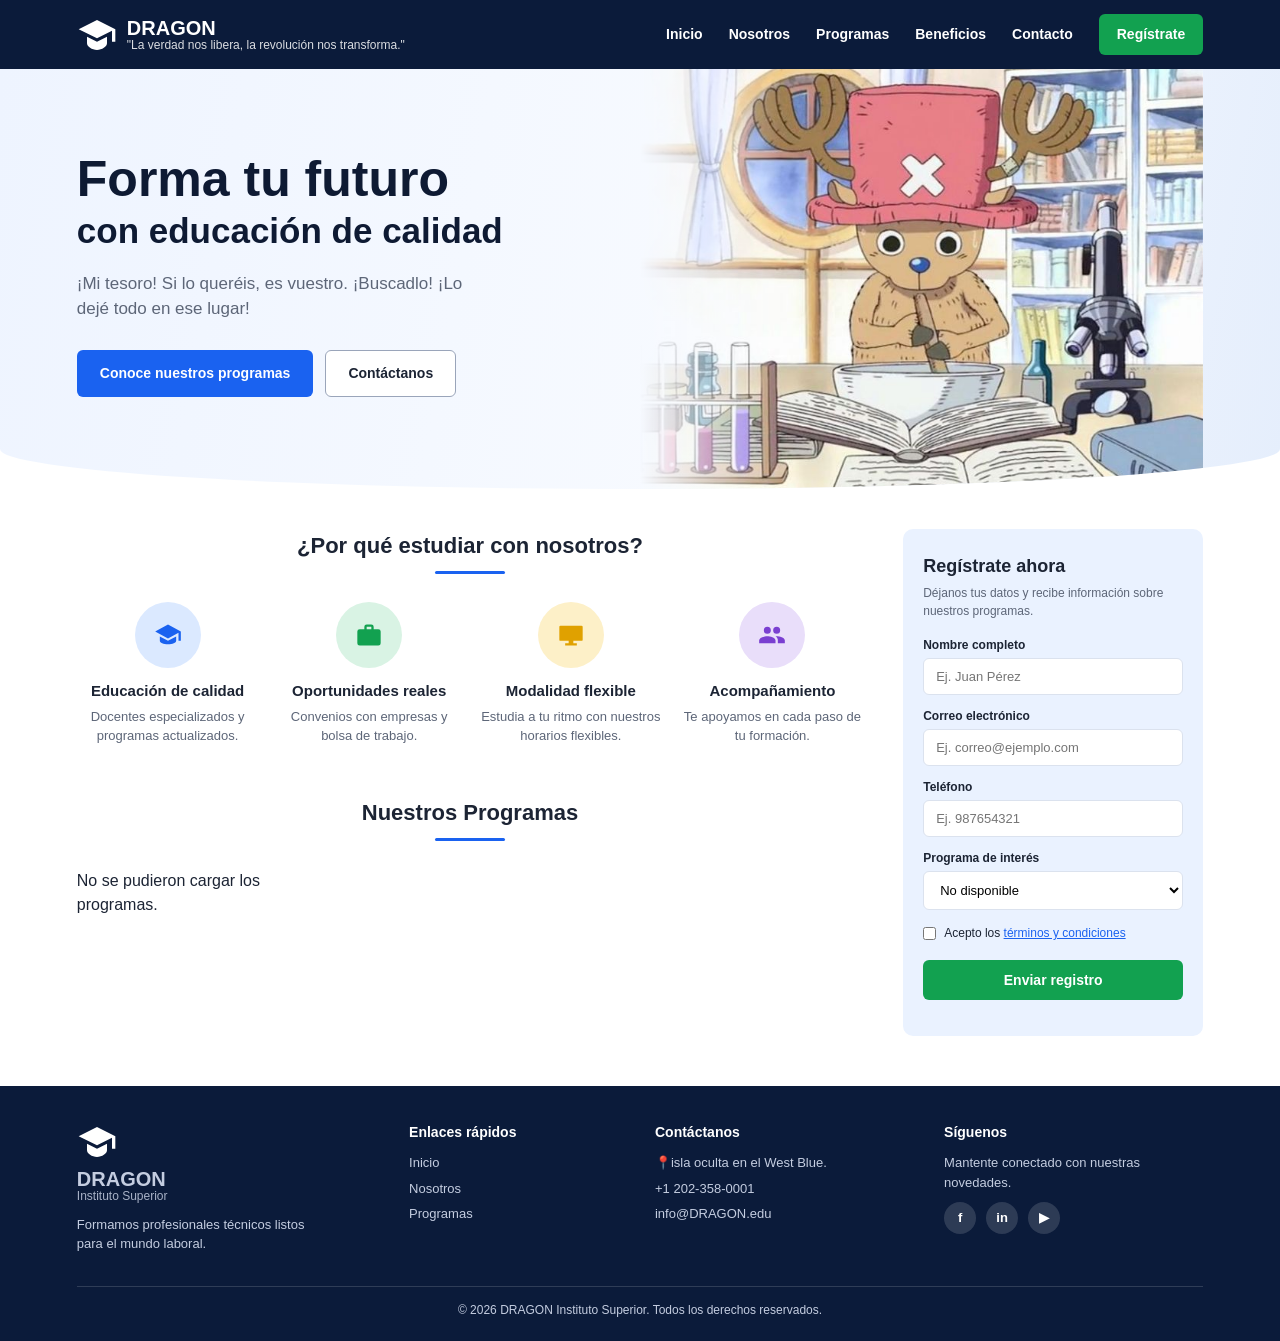
<file: index.html>
<!DOCTYPE html>
<html lang="es">
<head>
    <meta charset="UTF-8">
    <meta name="viewport" content="width=device-width, initial-scale=1.0">
    <title>DRAGON | Instituto Superior</title>
    <link rel="stylesheet" href="estilos.css">
    <script src="script.js" defer></script>
</head>

<body>

<header class="navbar">
    <a href="#inicio" class="logo">
        <svg viewBox="0 0 48 48" width="40" height="40" aria-hidden="true">
            <path d="M24 6 2 17l22 11 18-9v13h4V17z" fill="#fff"/>
            <path d="M12 26v8c0 4 6 8 12 8s12-4 12-8v-8l-12 6z" fill="#fff"/>
        </svg>
        <span><strong>DRAGON</strong><small>"La verdad nos libera, la revolución nos transforma."</small></span>
    </a>

    <nav class="menu" aria-label="Principal">
        <a href="#inicio">Inicio</a>
        <a href="#nosotros">Nosotros</a>
        <a href="#programas">Programas</a>
        <a href="#beneficios">Beneficios</a>
        <a href="#contacto">Contacto</a>
        <a href="#registro" class="btn-registro">Regístrate</a>
    </nav>
</header>

<main>

    <section class="hero" id="inicio">
        <div class="hero-texto">
            <h1>Forma tu futuro <span>con educación de calidad</span></h1>
            <p>¡Mi tesoro! Si lo queréis, es vuestro. ¡Buscadlo! ¡Lo dejé todo en ese lugar!</p>

            <div class="hero-botones">
                <a href="#programas" class="btn btn-azul">Conoce nuestros programas</a>
                <a href="#contacto" class="btn btn-borde">Contáctanos</a>
            </div>
        </div>

        <div class="hero-imagen" role="img" aria-label="Estudiante sonriendo con un cuaderno"></div>
    </section>


    <div class="contenido">

        <div class="principal">

            <section id="nosotros">
                <h2 class="titulo">¿Por qué estudiar con nosotros?</h2>

                <div class="beneficios" id="beneficios">

                    <article>
                        <div class="icono azul">
                            <svg viewBox="0 0 24 24" width="28" height="28" fill="currentColor">
                                <path d="M12 3 1 9l11 6 9-4.9V17h2V9zM5 13.2V17c0 1.7 3.1 3 7 3s7-1.3 7-3v-3.8l-7 3.8z"/>
                            </svg>
                        </div>

                        <h3>Educación de calidad</h3>
                        <p>Docentes especializados y programas actualizados.</p>
                    </article>


                    <article>
                        <div class="icono verde">
                            <svg viewBox="0 0 24 24" width="28" height="28" fill="currentColor">
                                <path d="M10 3h4a2 2 0 0 1 2 2v2h4a2 2 0 0 1 2 2v10a2 2 0 0 1-2 2H4a2 2 0 0 1-2-2V9a2 2 0 0 1 2-2h4V5a2 2 0 0 1 2-2m0 2v2h4V5z"/>
                            </svg>
                        </div>

                        <h3>Oportunidades reales</h3>
                        <p>Convenios con empresas y bolsa de trabajo.</p>
                    </article>


                    <article>
                        <div class="icono amarillo">
                            <svg viewBox="0 0 24 24" width="28" height="28" fill="currentColor">
                                <path d="M3 4h18a1 1 0 0 1 1 1v11a1 1 0 0 1-1 1h-7v2h3v2H7v-2h3v-2H3a1 1 0 0 1-1-1V5a1 1 0 0 1 1-1"/>
                            </svg>
                        </div>

                        <h3>Modalidad flexible</h3>
                        <p>Estudia a tu ritmo con nuestros horarios flexibles.</p>
                    </article>


                    <article>
                        <div class="icono morado">
                            <svg viewBox="0 0 24 24" width="28" height="28" fill="currentColor">
                                <path d="M16 11a3 3 0 1 0-3-3 3 3 0 0 0 3 3M8 11a3 3 0 1 0-3-3 3 3 0 0 0 3 3m0 2c-2.3 0-7 1.2-7 3.5V19h14v-2.5C15 14.2 10.3 13 8 13m8 0c-.3 0-.6 0-1 .1 1.2.8 2 1.9 2 3.4V19h6v-2.5c0-2.3-4.7-3.5-7-3.5"/>
                            </svg>
                        </div>

                        <h3>Acompañamiento</h3>
                        <p>Te apoyamos en cada paso de tu formación.</p>
                    </article>

                </div>
            </section>


            <section id="programas">

                <h2 class="titulo">Nuestros Programas</h2>

                <div class="programas">
                    <p>Cargando programas...</p>
                </div>

            </section>

        </div>


        <aside class="registro" id="registro">

            <h2>Regístrate ahora</h2>

            <p class="registro-sub">
                Déjanos tus datos y recibe información sobre nuestros programas.
            </p>

            <form id="formulario">

                <label for="nombre">Nombre completo</label>

                <input
                    type="text"
                    id="nombre"
                    name="nombre"
                    placeholder="Ej. Juan Pérez"
                    required
                >


                <label for="correo">Correo electrónico</label>

                <input
                    type="email"
                    id="correo"
                    name="correo"
                    placeholder="Ej. correo@ejemplo.com"
                    required
                >


                <label for="telefono">Teléfono</label>

                <input
                    type="tel"
                    id="telefono"
                    name="telefono"
                    placeholder="Ej. 987654321"
                    pattern="[0-9+ ]{7,15}"
                    required
                >


                <label for="carrera">Programa de interés</label>

                <select id="carrera" name="carrera" required>

                    <option value="">
                        Selecciona un programa
                    </option>

                </select>


                <div class="check">

                    <input
                        type="checkbox"
                        id="acepto"
                        name="acepto"
                        required
                    >

                    <label for="acepto">
                        Acepto los
                        <a href="#">términos y condiciones</a>
                    </label>

                </div>


                <button type="submit" class="btn-enviar">
                    Enviar registro
                </button>

                <p id="mensaje" role="status"></p>

            </form>

        </aside>

    </div>

</main>


<footer id="contacto">

    <div class="footer-grid">

        <div class="footer-marca">

            <a href="#inicio" class="logo">

                <svg viewBox="0 0 48 48" width="40" height="40" aria-hidden="true">
                    <path d="M24 6 2 17l22 11 18-9v13h4V17z" fill="#fff"/>
                    <path d="M12 26v8c0 4 6 8 12 8s12-4 12-8v-8l-12 6z" fill="#fff"/>
                </svg>

                <span>
                    <strong>DRAGON</strong>
                    <small>Instituto Superior</small>
                </span>

            </a>

            <p>
                Formamos profesionales técnicos listos para el mundo laboral.
            </p>

        </div>


        <div>

            <h4>Enlaces rápidos</h4>

            <a href="#inicio">Inicio</a>
            <a href="#nosotros">Nosotros</a>
            <a href="#programas">Programas</a>

        </div>


        <div>

            <h4>Contáctanos</h4>

            <p>📍isla oculta en el West Blue.</p>
            <p>+1 202-358-0001</p>
            <p>info@DRAGON.edu</p>

        </div>


        <div>

            <h4>Síguenos</h4>

            <p>
                Mantente conectado con nuestras novedades.
            </p>

            <div class="redes">

                <a href="#" aria-label="Facebook">f</a>
                <a href="#" aria-label="Instagram">in</a>
                <a href="#" aria-label="YouTube">▶</a>

            </div>

        </div>

    </div>


    <p class="copy">
        © 2026 DRAGON Instituto Superior. Todos los derechos reservados.
    </p>

</footer>


<!-- Ventana de éxito -->
<div class="modal" id="modalExito" aria-hidden="true">
    <div class="modal-caja" role="dialog" aria-labelledby="modalTitulo">

        <div class="escena" aria-hidden="true">

            <span class="moneda m1"></span>
            <span class="moneda m2"></span>
            <span class="moneda m3"></span>
            <span class="moneda m4"></span>
            <span class="moneda m5"></span>
            <span class="moneda m6"></span>

            <div class="barco">
                <svg viewBox="0 0 200 140" width="170" height="119">
                    <!-- mástil -->
                    <rect x="97" y="26" width="5" height="70" fill="#5a3515"/>
                    <!-- vela principal -->
                    <path d="M104 34 Q148 56 104 90 Z" fill="#ffffff" stroke="#d9d4c4" stroke-width="1.5"/>
                    <!-- vela delantera -->
                    <path d="M95 40 Q56 60 95 90 Z" fill="#f4f1e8" stroke="#d9d4c4" stroke-width="1.5"/>
                    <!-- bandera pirata -->
                    <g class="bandera">
                        <rect x="102" y="8" width="30" height="20" rx="2" fill="#111"/>
                        <circle cx="117" cy="16" r="4.5" fill="#fff"/>
                        <rect x="114" y="19" width="6" height="3" fill="#fff"/>
                        <path d="M108 24 L126 12 M126 24 L108 12" stroke="#fff" stroke-width="1.6" stroke-linecap="round"/>
                    </g>
                    <!-- proa -->
                    <line x1="150" y1="92" x2="178" y2="80" stroke="#5a3515" stroke-width="4" stroke-linecap="round"/>
                    <!-- casco -->
                    <path d="M36 92 H162 L146 120 Q100 132 52 120 Z" fill="#8a5427"/>
                    <path d="M42 102 H156" stroke="#5a3515" stroke-width="2.5"/>
                    <circle cx="70" cy="108" r="3.5" fill="#f5c542"/>
                    <circle cx="100" cy="110" r="3.5" fill="#f5c542"/>
                    <circle cx="130" cy="108" r="3.5" fill="#f5c542"/>
                </svg>
            </div>

            <svg class="ola ola-atras" viewBox="0 0 400 60" preserveAspectRatio="none">
                <path d="M0 22 Q25 2 50 22 T100 22 T150 22 T200 22 T250 22 T300 22 T350 22 T400 22 V60 H0 Z" fill="#2f7fd1"/>
            </svg>
            <svg class="ola ola-frente" viewBox="0 0 400 60" preserveAspectRatio="none">
                <path d="M0 22 Q25 42 50 22 T100 22 T150 22 T200 22 T250 22 T300 22 T350 22 T400 22 V60 H0 Z" fill="#1a62f0"/>
            </svg>
        </div>

        <h3 id="modalTitulo">¡Bienvenido a la tripulación!</h3>
        <p>Tu registro zarpó con éxito. Pronto nos pondremos en contacto contigo.</p>
        <button type="button" class="btn-cerrar" id="cerrarModal">¡A navegar!</button>
    </div>
</div>

</body>
</html>
</file>
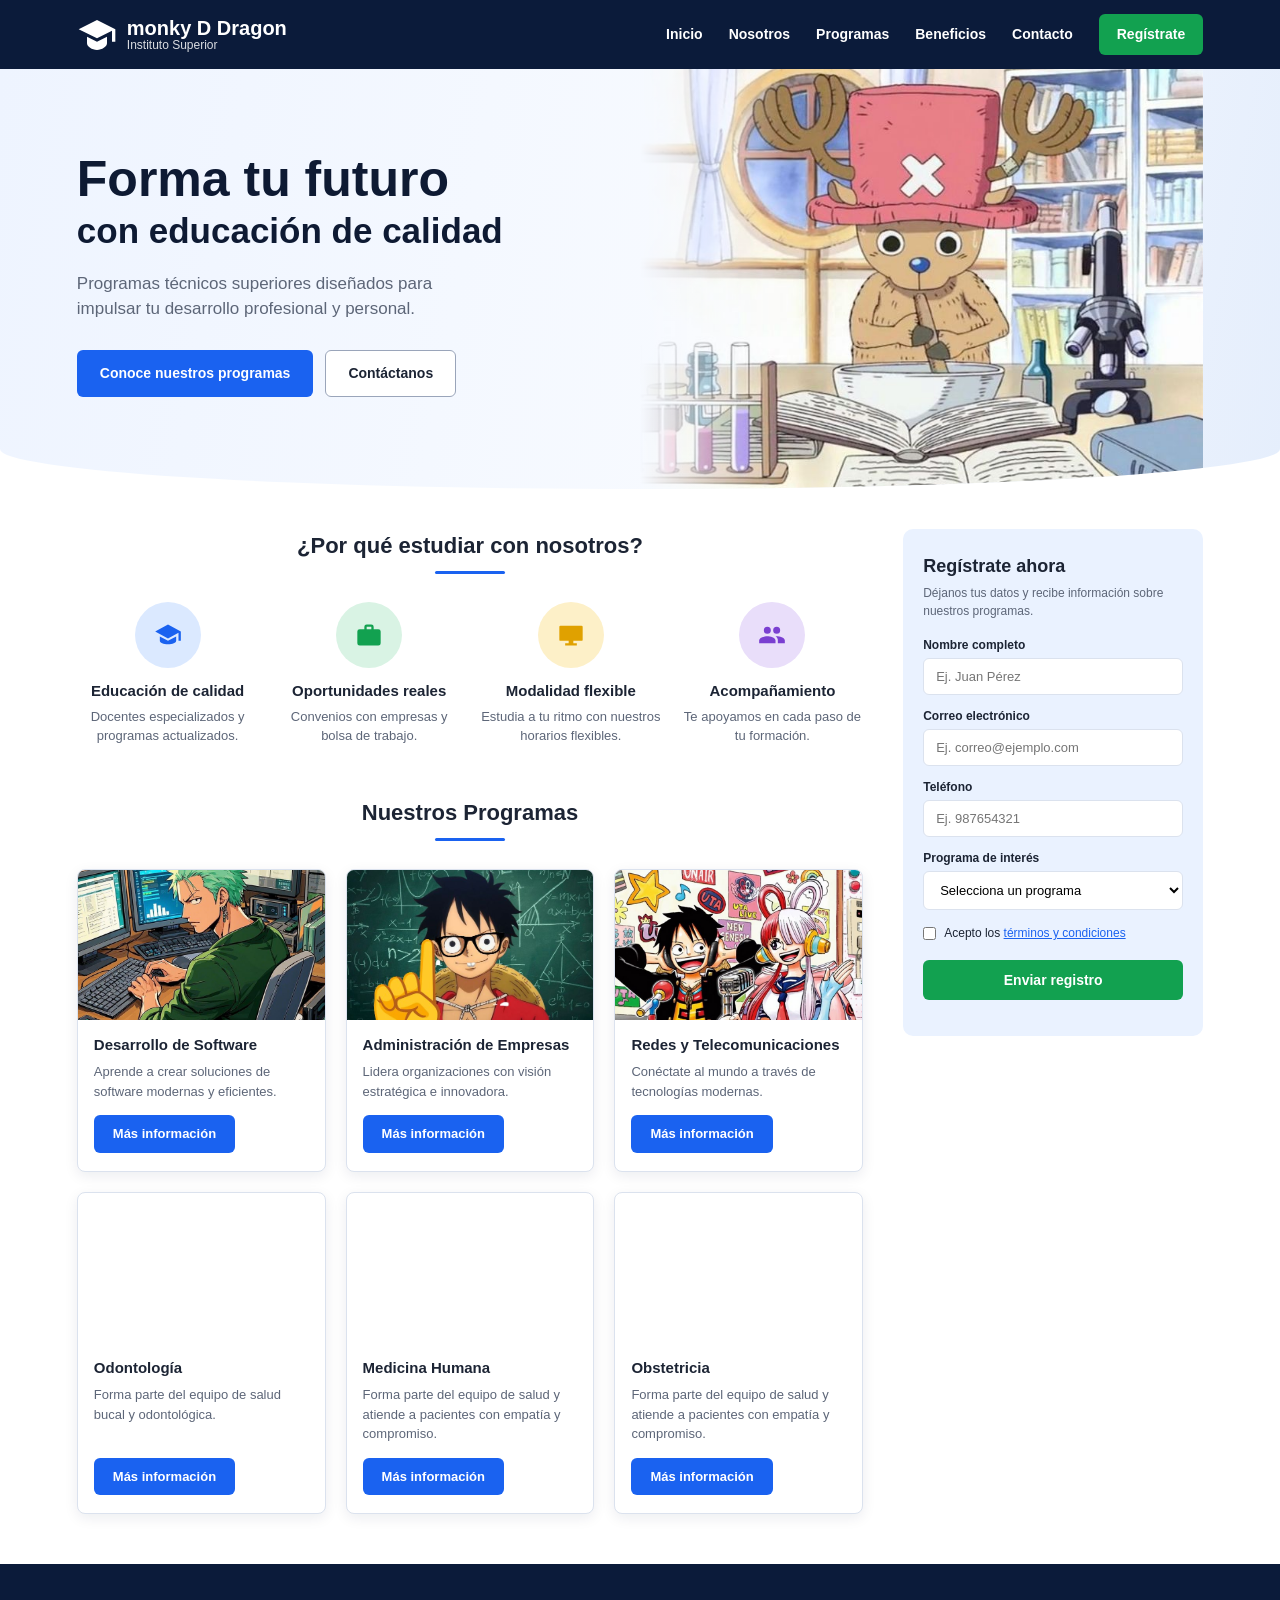
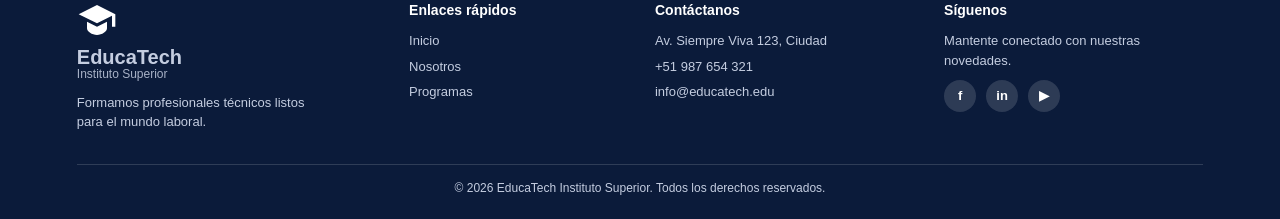
<file: tarea de hoy/index.html>
<!DOCTYPE html>
<html lang="es">
<head>
    <meta charset="UTF-8">
    <meta name="viewport" content="width=device-width, initial-scale=1.0">
    <title>EducaTech | Instituto Superior</title>
    <link rel="stylesheet" href="estilos.css">
    <script src="script.js" defer></script>
</head>
<body>

<!-- ========== BARRA DE NAVEGACIÓN ========== -->
<header class="navbar">
    <a href="#inicio" class="logo">
        <svg viewBox="0 0 48 48" width="40" height="40" aria-hidden="true">
            <path d="M24 6 2 17l22 11 18-9v13h4V17z" fill="#fff"/>
            <path d="M12 26v8c0 4 6 8 12 8s12-4 12-8v-8l-12 6z" fill="#fff"/>
        </svg>
        <span><strong>monky D Dragon
        </strong><small>Instituto Superior</small></span>
    </a>

    <nav class="menu" aria-label="Principal">
        <a href="#inicio">Inicio</a>
        <a href="#nosotros">Nosotros</a>
        <a href="#programas">Programas</a>
        <a href="#beneficios">Beneficios</a>
        <a href="#contacto">Contacto</a>
        <a href="#registro" class="btn-registro">Regístrate</a>
    </nav>
</header>

<main>

    <!-- ========== HERO ========== -->
    <section class="hero" id="inicio">
        <div class="hero-texto">
            <h1>Forma tu futuro <span>con educación de calidad</span></h1>
            <p>Programas técnicos superiores diseñados para impulsar tu desarrollo profesional y personal.</p>
            <div class="hero-botones">
                <a href="#programas" class="btn btn-azul">Conoce nuestros programas</a>
                <a href="#contacto" class="btn btn-borde">Contáctanos</a>
            </div>
        </div>
        <div class="hero-imagen" role="img" aria-label="Estudiante sonriendo con un cuaderno"></div>
    </section>

    <!-- ========== CONTENIDO + FORMULARIO LATERAL ========== -->
    <div class="contenido">

        <div class="principal">

            <!-- ¿Por qué estudiar con nosotros? -->
            <section id="nosotros">
                <h2 class="titulo">¿Por qué estudiar con nosotros?</h2>

                <div class="beneficios" id="beneficios">
                    <article>
                        <div class="icono azul">
                            <svg viewBox="0 0 24 24" width="28" height="28" fill="currentColor"><path d="M12 3 1 9l11 6 9-4.9V17h2V9zM5 13.2V17c0 1.7 3.1 3 7 3s7-1.3 7-3v-3.8l-7 3.8z"/></svg>
                        </div>
                        <h3>Educación de calidad</h3>
                        <p>Docentes especializados y programas actualizados.</p>
                    </article>

                    <article>
                        <div class="icono verde">
                            <svg viewBox="0 0 24 24" width="28" height="28" fill="currentColor"><path d="M10 3h4a2 2 0 0 1 2 2v2h4a2 2 0 0 1 2 2v10a2 2 0 0 1-2 2H4a2 2 0 0 1-2-2V9a2 2 0 0 1 2-2h4V5a2 2 0 0 1 2-2m0 2v2h4V5z"/></svg>
                        </div>
                        <h3>Oportunidades reales</h3>
                        <p>Convenios con empresas y bolsa de trabajo.</p>
                    </article>

                    <article>
                        <div class="icono amarillo">
                            <svg viewBox="0 0 24 24" width="28" height="28" fill="currentColor"><path d="M3 4h18a1 1 0 0 1 1 1v11a1 1 0 0 1-1 1h-7v2h3v2H7v-2h3v-2H3a1 1 0 0 1-1-1V5a1 1 0 0 1 1-1"/></svg>
                        </div>
                        <h3>Modalidad flexible</h3>
                        <p>Estudia a tu ritmo con nuestros horarios flexibles.</p>
                    </article>

                    <article>
                        <div class="icono morado">
                            <svg viewBox="0 0 24 24" width="28" height="28" fill="currentColor"><path d="M16 11a3 3 0 1 0-3-3 3 3 0 0 0 3 3M8 11a3 3 0 1 0-3-3 3 3 0 0 0 3 3m0 2c-2.3 0-7 1.2-7 3.5V19h14v-2.5C15 14.2 10.3 13 8 13m8 0c-.3 0-.6 0-1 .1 1.2.8 2 1.9 2 3.4V19h6v-2.5c0-2.3-4.7-3.5-7-3.5"/></svg>
                        </div>
                        <h3>Acompañamiento</h3>
                        <p>Te apoyamos en cada paso de tu formación.</p>
                    </article>
                </div>
            </section>

            <!-- Nuestros programas -->
            <section id="programas">
                <h2 class="titulo">Nuestros Programas</h2>

                <div class="programas">
                    <article class="tarjeta">
                        <div class="tarjeta-img img-software" role="img" aria-label="Estudiantes programando"></div>
                        <div class="tarjeta-cuerpo">
                            <h3>Desarrollo de Software</h3>
                            <p>Aprende a crear soluciones de software modernas y eficientes.</p>
                            <a href="#registro" class="btn btn-azul btn-chico" data-programa="Desarrollo de Software">Más información</a>
                        </div>
                    </article>

                    <article class="tarjeta">
                        <div class="tarjeta-img img-empresas" role="img" aria-label="Profesional trabajando con laptop"></div>
                        <div class="tarjeta-cuerpo">
                            <h3>Administración de Empresas</h3>
                            <p>Lidera organizaciones con visión estratégica e innovadora.</p>
                            <a href="#registro" class="btn btn-azul btn-chico" data-programa="Administración de Empresas">Más información</a>
                        </div>
                    </article>

                    <article class="tarjeta">
                        <div class="tarjeta-img img-redes" role="img" aria-label="Técnico en un centro de datos"></div>
                        <div class="tarjeta-cuerpo">
                            <h3>Redes y Telecomunicaciones</h3>
                            <p>Conéctate al mundo a través de tecnologías modernas.</p>
                            <a href="#registro" class="btn btn-azul btn-chico" data-programa="Redes y Telecomunicaciones">Más información</a>
                        </div>
                    </article>

                     <article class="tarjeta">
                        <div class="tarjeta-img img-Odontología" role="img" aria-label="Profesional trabajando con laptop"></div>
                        <div class="tarjeta-cuerpo">
                            <h3>Odontología</h3>
                            <p>Forma parte del equipo de salud bucal y odontológica.</p>
                            <a href="#registro" class="btn btn-azul btn-chico" data-programa="Odontología">Más información</a>
                        </div>
                    </article>

                     <article class="tarjeta">
                        <div class="tarjeta-img img-Medicina Humana" role="img" aria-label="Profesional trabajando con laptop"></div>
                        <div class="tarjeta-cuerpo">
                            <h3>Medicina Humana</h3>
                            <p>Forma parte del equipo de salud y atiende a pacientes con empatía y compromiso.</p>
                            <a href="#registro" class="btn btn-azul btn-chico" data-programa="Medicina Humana">Más información</a>
                        </div>
                    </article>

                     <article class="tarjeta">
                        <div class="tarjeta-img img-Obstetricia" role="img" aria-label="Profesional trabajando con laptop"></div>
                        <div class="tarjeta-cuerpo">
                            <h3>Obstetricia</h3>
                            <p>Forma parte del equipo de salud y atiende a pacientes con empatía y compromiso.</p>
                            <a href="#registro" class="btn btn-azul btn-chico" data-programa="Obstetricia">Más información</a>
                        </div>
                    </article>
                </div>
            </section>
        </div>

        <!-- Formulario lateral -->
        <aside class="registro" id="registro">
            <h2>Regístrate ahora</h2>
            <p class="registro-sub">Déjanos tus datos y recibe información sobre nuestros programas.</p>

            <form id="formulario">
                <label for="nombre">Nombre completo</label>
                <input type="text" id="nombre" name="nombre" placeholder="Ej. Juan Pérez" required>

                <label for="correo">Correo electrónico</label>
                <input type="email" id="correo" name="correo" placeholder="Ej. correo@ejemplo.com" required>

                <label for="telefono">Teléfono</label>
                <input type="tel" id="telefono" name="telefono" placeholder="Ej. 987654321" pattern="[0-9+ ]{7,15}" required>

                <label for="carrera">Programa de interés</label>
                <select id="carrera" name="carrera" required>
                    <option value="">Selecciona un programa</option>
                </select>

                <div class="check">
                    <input type="checkbox" id="acepto" name="acepto" required>
                    <label for="acepto">Acepto los <a href="#">términos y condiciones</a></label>
                </div>

                <button type="submit" class="btn-enviar">Enviar registro</button>
                <p id="mensaje" role="status"></p>
            </form>
        </aside>
    </div>
</main>

<!-- ========== PIE DE PÁGINA ========== -->
<footer id="contacto">
    <div class="footer-grid">
        <div class="footer-marca">
            <a href="#inicio" class="logo">
                <svg viewBox="0 0 48 48" width="40" height="40" aria-hidden="true">
                    <path d="M24 6 2 17l22 11 18-9v13h4V17z" fill="#fff"/>
                    <path d="M12 26v8c0 4 6 8 12 8s12-4 12-8v-8l-12 6z" fill="#fff"/>
                </svg>
                <span><strong>EducaTech</strong><small>Instituto Superior</small></span>
            </a>
            <p>Formamos profesionales técnicos listos para el mundo laboral.</p>
        </div>

        <div>
            <h4>Enlaces rápidos</h4>
            <a href="#inicio">Inicio</a>
            <a href="#nosotros">Nosotros</a>
            <a href="#programas">Programas</a>
        </div>

        <div>
            <h4>Contáctanos</h4>
            <p>Av. Siempre Viva 123, Ciudad</p>
            <p>+51 987 654 321</p>
            <p>info@educatech.edu</p>
        </div>

        <div>
            <h4>Síguenos</h4>
            <p>Mantente conectado con nuestras novedades.</p>
            <div class="redes">
                <a href="#" aria-label="Facebook">f</a>
                <a href="#" aria-label="Instagram">in</a>
                <a href="#" aria-label="YouTube">▶</a>
            </div>
        </div>
    </div>
    <p class="copy">© 2026 EducaTech Instituto Superior. Todos los derechos reservados.</p>
</footer>

</body>
</html>
</file>
<file: estilos.css>
:root {
    --marino: #0b1b3a;
    --azul: #1a62f0;
    --azul-claro: #eaf2ff;
    --verde: #12a150;
    --texto: #1c2434;
    --gris: #5d6678;
    --borde: #dbe2ee;
}

* {
    margin: 0;
    padding: 0;
    box-sizing: border-box;
}

html {
    scroll-behavior: smooth;
}

body {
    font-family: "Segoe UI", Arial, sans-serif;
    color: var(--texto);
    background: #fff;
    line-height: 1.5;
}

a {
    color: inherit;
    text-decoration: none;
}

:focus-visible {
    outline: 3px solid #f5b400;
    outline-offset: 2px;
}

/* ===== Navbar ===== */
.navbar {
    background: var(--marino);
    color: #fff;
    display: flex;
    align-items: center;
    justify-content: space-between;
    gap: 20px;
    padding: 14px 6%;
    position: sticky;
    top: 0;
    z-index: 10;
}

.logo {
    display: flex;
    align-items: center;
    gap: 10px;
    color: #fff;
}

.logo span {
    display: flex;
    flex-direction: column;
    line-height: 1.1;
}

.logo strong {
    font-size: 20px;
}

.logo small {
    font-size: 12px;
    opacity: 0.85;
}

.menu {
    display: flex;
    align-items: center;
    gap: 26px;
    font-size: 14px;
    font-weight: 600;
}

.menu a:hover {
    color: #8db6ff;
}

.menu .btn-registro {
    background: var(--verde);
    padding: 10px 18px;
    border-radius: 6px;
    color: #fff;
}

.menu .btn-registro:hover {
    color: #fff;
    opacity: 0.9;
}

/* ===== Botones ===== */
.btn {
    display: inline-block;
    padding: 12px 22px;
    border-radius: 6px;
    font-weight: 600;
    font-size: 14px;
    border: 1.5px solid transparent;
    cursor: pointer;
    transition: opacity 0.2s;
}

.btn:hover {
    opacity: 0.88;
}

.btn-azul {
    background: var(--azul);
    color: #fff;
}

.btn-borde {
    border-color: #9aa5ba;
    color: var(--texto);
    background: #fff;
}

.btn-chico {
    padding: 8px 18px;
    font-size: 13px;
}

/* ===== Hero ===== */
.hero {
    display: grid;
    grid-template-columns: 1fr 1fr;
    align-items: center;
    background: linear-gradient(100deg, #eef4ff 0%, #f7faff 55%, #e5eefc 100%);
    padding: 0 6%;
    min-height: 420px;
    overflow: hidden;
    border-bottom-left-radius: 50% 40px;
    border-bottom-right-radius: 50% 40px;
}

.hero-texto {
    padding: 50px 30px 60px 0;
}

.hero h1 {
    font-size: clamp(32px, 4.5vw, 50px);
    line-height: 1.12;
    color: #0e1a33;
}

.hero h1 span {
    display: block;
    font-size: 0.7em;
    font-weight: 700;
    margin-top: 4px;
}

.hero p {
    max-width: 420px;
    margin: 20px 0 28px;
    color: var(--gris);
    font-size: 17px;
}

.hero-botones {
    display: flex;
    flex-wrap: wrap;
    gap: 12px;
}

/* Foto del hero: guárdala como img/hero.jpg */
.hero-imagen {
    align-self: stretch;
    min-height: 320px;
    background:
        url("img/hero.jpg") center / cover no-repeat,
        linear-gradient(160deg, #b9d3ff, #7fa8e8);
    -webkit-mask-image: linear-gradient(to right, transparent 0%, #000 25%);
    mask-image: linear-gradient(to right, transparent 0%, #000 25%);
}

/* ===== Contenido ===== */
.contenido {
    display: grid;
    grid-template-columns: 1fr 300px;
    gap: 40px;
    padding: 40px 6% 50px;
    align-items: start;
}

.titulo {
    text-align: center;
    font-size: 22px;
    padding-bottom: 12px;
    margin-bottom: 28px;
    position: relative;
}

.titulo::after {
    content: "";
    position: absolute;
    left: 50%;
    bottom: 0;
    transform: translateX(-50%);
    width: 70px;
    height: 3px;
    border-radius: 2px;
    background: var(--azul);
}

/* Beneficios */
.beneficios {
    display: grid;
    grid-template-columns: repeat(4, 1fr);
    gap: 20px;
    margin-bottom: 50px;
    text-align: center;
}

.beneficios h3 {
    font-size: 15px;
    margin: 12px 0 4px;
}

.beneficios p {
    font-size: 13px;
    color: var(--gris);
}

.icono {
    width: 66px;
    height: 66px;
    border-radius: 50%;
    display: grid;
    place-items: center;
    margin: 0 auto;
}

.icono.azul { background: #dbe9ff; color: var(--azul); }
.icono.verde { background: #d9f3e4; color: var(--verde); }
.icono.amarillo { background: #fdf0c8; color: #e0a100; }
.icono.morado { background: #e9defa; color: #7a3fd1; }

/* Programas */
.programas {
    display: grid;
    grid-template-columns: repeat(3, 1fr);
    gap: 20px;
}

.tarjeta {
    background: #fff;
    border: 1px solid var(--borde);
    border-radius: 8px;
    overflow: hidden;
    box-shadow: 0 4px 14px rgba(11, 27, 58, 0.08);
    display: flex;
    flex-direction: column;
}

.tarjeta-img {
    height: 150px;
    background-size: cover;
    background-position: center;
}

/* Fotos de programas: img/software.jpg, img/empresas.jpg, img/redes.jpg */
.img-software {
    background-image: url("img/software.jpg"), linear-gradient(135deg, #a9c4ee, #6f93d1);
}

.img-empresas {
    background-image: url("img/empresas.jpg"), linear-gradient(135deg, #e8d3bd, #c79d7c);
}

.img-redes {
    background-image: url("img/redes.jpg"), linear-gradient(135deg, #3b5a8c, #17294a);
}

.tarjeta-cuerpo {
    padding: 14px 16px 18px;
    display: flex;
    flex-direction: column;
    gap: 6px;
    flex: 1;
}

.tarjeta-cuerpo h3 {
    font-size: 15px;
}

.tarjeta-cuerpo p {
    font-size: 13px;
    color: var(--gris);
    margin-bottom: 8px;
}

.tarjeta-cuerpo .btn {
    align-self: flex-start;
    margin-top: auto;
}

/* ===== Formulario lateral ===== */
.registro {
    background: var(--azul-claro);
    border-radius: 10px;
    padding: 24px 20px;
    position: sticky;
    top: 90px;
}

.registro h2 {
    font-size: 18px;
}

.registro-sub {
    font-size: 12px;
    color: var(--gris);
    margin: 4px 0 16px;
}

.registro label {
    display: block;
    font-size: 12px;
    font-weight: 700;
    margin: 12px 0 4px;
}

.registro input[type="text"],
.registro input[type="email"],
.registro input[type="tel"],
.registro select {
    width: 100%;
    padding: 10px 12px;
    border: 1px solid var(--borde);
    border-radius: 6px;
    font-size: 13px;
    background: #fff;
}

.registro input:focus,
.registro select:focus {
    border-color: var(--azul);
    outline: none;
    box-shadow: 0 0 0 3px rgba(26, 98, 240, 0.2);
}

.registro input:user-invalid,
.registro select:user-invalid {
    border-color: #d32f2f;
}

.check {
    display: flex;
    align-items: center;
    gap: 8px;
    margin-top: 14px;
}

.check label {
    margin: 0;
    font-weight: 400;
}

.check a {
    color: var(--azul);
    text-decoration: underline;
}

.btn-enviar {
    width: 100%;
    margin-top: 18px;
    padding: 12px;
    border: none;
    border-radius: 6px;
    background: var(--verde);
    color: #fff;
    font-size: 14px;
    font-weight: 700;
    cursor: pointer;
}

.btn-enviar:hover {
    opacity: 0.9;
}

.btn-enviar:disabled {
    opacity: 0.6;
    cursor: wait;
}

#mensaje {
    margin-top: 12px;
    font-size: 13px;
    font-weight: 600;
    text-align: center;
}

/* ===== Footer ===== */
footer {
    background: var(--marino);
    color: #fff;
    padding: 36px 6% 16px;
}

.footer-grid {
    display: grid;
    grid-template-columns: 1.4fr 1fr 1.2fr 1.2fr;
    gap: 30px;
}

footer h4 {
    font-size: 14px;
    margin-bottom: 10px;
}

footer p,
footer .footer-grid > div > a {
    display: block;
    font-size: 13px;
    color: #c4cde0;
    margin-bottom: 6px;
}

footer .footer-grid > div > a:hover {
    color: #fff;
}

.footer-marca p {
    margin-top: 12px;
    max-width: 240px;
}

.redes {
    display: flex;
    gap: 10px;
    margin-top: 10px;
}

.redes a {
    width: 32px;
    height: 32px;
    border-radius: 50%;
    background: rgba(255, 255, 255, 0.14);
    display: grid;
    place-items: center;
    font-size: 13px;
    font-weight: 700;
    color: #fff;
}

.redes a:hover {
    background: var(--azul);
}

.copy {
    text-align: center;
    border-top: 1px solid rgba(255, 255, 255, 0.15);
    margin-top: 26px;
    padding-top: 14px;
    font-size: 12px;
}

/* ===== Responsive ===== */
@media (max-width: 960px) {
    .contenido {
        grid-template-columns: 1fr;
    }

    .registro {
        position: static;
    }

    .beneficios {
        grid-template-columns: repeat(2, 1fr);
    }

    .footer-grid {
        grid-template-columns: 1fr 1fr;
    }
}

@media (max-width: 700px) {
    .navbar {
        flex-direction: column;
    }

    .menu {
        flex-wrap: wrap;
        justify-content: center;
        gap: 14px;
    }

    .hero {
        grid-template-columns: 1fr;
        border-radius: 0;
    }

    .hero-texto {
        padding: 36px 0 20px;
    }

    .hero-imagen {
        min-height: 260px;
    }

    .programas {
        grid-template-columns: 1fr;
    }
}

@media (prefers-reduced-motion: reduce) {
    html {
        scroll-behavior: auto;
    }
}

/* ===== Ventana de éxito (One Piece) ===== */
.modal {
    position: fixed;
    inset: 0;
    background: rgba(11, 27, 58, 0.65);
    display: grid;
    place-items: center;
    padding: 20px;
    opacity: 0;
    visibility: hidden;
    transition: opacity 0.3s, visibility 0.3s;
    z-index: 100;
}

.modal.activo {
    opacity: 1;
    visibility: visible;
}

.modal-caja {
    background: #fff;
    border-radius: 14px;
    padding: 22px 22px 28px;
    max-width: 400px;
    width: 100%;
    text-align: center;
    transform: scale(0.8);
    transition: transform 0.35s cubic-bezier(0.2, 1.4, 0.4, 1);
}

.modal.activo .modal-caja {
    transform: scale(1);
}

.modal-caja h3 {
    font-size: 22px;
    margin: 16px 0 6px;
}

.modal-caja p {
    color: var(--gris);
    font-size: 14px;
    margin-bottom: 20px;
}

.btn-cerrar {
    background: var(--azul);
    color: #fff;
    border: none;
    border-radius: 6px;
    padding: 10px 28px;
    font-size: 14px;
    font-weight: 700;
    cursor: pointer;
}

.btn-cerrar:hover {
    opacity: 0.9;
}

/* Escena del mar */
.escena {
    position: relative;
    height: 180px;
    border-radius: 10px;
    overflow: hidden;
    background: linear-gradient(#8fd3ff, #e8f8ff);
}

.barco {
    position: absolute;
    left: calc(50% - 85px);
    bottom: 18px;
    transform: translateX(-160%);
}

.modal.activo .barco {
    animation:
        llegar 1.4s cubic-bezier(0.2, 0.8, 0.3, 1) forwards,
        mecer 2.4s ease-in-out 1.4s infinite;
}

@keyframes llegar {
    to {
        transform: translateX(0);
    }
}

@keyframes mecer {
    0%, 100% { transform: translateY(0) rotate(-2deg); }
    50%      { transform: translateY(-5px) rotate(2deg); }
}

.bandera {
    transform-box: fill-box;
    transform-origin: left center;
    animation: ondear 0.8s ease-in-out infinite alternate;
}

@keyframes ondear {
    from { transform: scaleX(1) skewY(0deg); }
    to   { transform: scaleX(0.88) skewY(5deg); }
}

/* Olas */
.ola {
    position: absolute;
    left: 0;
    width: 200%;
    height: 54px;
}

.ola-atras {
    bottom: 10px;
    opacity: 0.65;
    animation: olas 5s linear infinite;
}

.ola-frente {
    bottom: -8px;
    animation: olas 3.2s linear infinite reverse;
}

@keyframes olas {
    to {
        transform: translateX(-50%);
    }
}

/* Lluvia de monedas de oro */
.moneda {
    position: absolute;
    top: -20px;
    width: 14px;
    height: 14px;
    border-radius: 50%;
    background: radial-gradient(circle at 35% 35%, #fff3b0, #f5c542 60%, #c78f10);
    border: 1.5px solid #b98208;
    opacity: 0;
}

.modal.activo .moneda {
    animation: caer 1.8s ease-in forwards;
}

.m1 { left: 12%; animation-delay: 0.5s !important; }
.m2 { left: 28%; animation-delay: 0.8s !important; }
.m3 { left: 44%; animation-delay: 0.6s !important; }
.m4 { left: 60%; animation-delay: 1s !important; }
.m5 { left: 76%; animation-delay: 0.7s !important; }
.m6 { left: 88%; animation-delay: 1.2s !important; }

@keyframes caer {
    0%   { opacity: 1; transform: translateY(0) rotateY(0); }
    100% { opacity: 0; transform: translateY(150px) rotateY(540deg); }
}

@media (prefers-reduced-motion: reduce) {
    .modal,
    .modal-caja {
        transition: none;
    }

    .modal.activo .barco {
        animation: none;
        transform: none;
    }

    .bandera,
    .ola,
    .modal.activo .moneda {
        animation: none;
    }
}
</file>
<file: tarea de hoy/estilos.css>
:root {
    --marino: #0b1b3a;
    --azul: #1a62f0;
    --azul-claro: #eaf2ff;
    --verde: #12a150;
    --texto: #1c2434;
    --gris: #5d6678;
    --borde: #dbe2ee;
}

* {
    margin: 0;
    padding: 0;
    box-sizing: border-box;
}

html {
    scroll-behavior: smooth;
}

body {
    font-family: "Segoe UI", Arial, sans-serif;
    color: var(--texto);
    background: #fff;
    line-height: 1.5;
}

a {
    color: inherit;
    text-decoration: none;
}

:focus-visible {
    outline: 3px solid #f5b400;
    outline-offset: 2px;
}

/* ===== Navbar ===== */
.navbar {
    background: var(--marino);
    color: #fff;
    display: flex;
    align-items: center;
    justify-content: space-between;
    gap: 20px;
    padding: 14px 6%;
    position: sticky;
    top: 0;
    z-index: 10;
}

.logo {
    display: flex;
    align-items: center;
    gap: 10px;
    color: #fff;
}

.logo span {
    display: flex;
    flex-direction: column;
    line-height: 1.1;
}

.logo strong {
    font-size: 20px;
}

.logo small {
    font-size: 12px;
    opacity: 0.85;
}

.menu {
    display: flex;
    align-items: center;
    gap: 26px;
    font-size: 14px;
    font-weight: 600;
}

.menu a:hover {
    color: #8db6ff;
}

.menu .btn-registro {
    background: var(--verde);
    padding: 10px 18px;
    border-radius: 6px;
    color: #fff;
}

.menu .btn-registro:hover {
    color: #fff;
    opacity: 0.9;
}

/* ===== Botones ===== */
.btn {
    display: inline-block;
    padding: 12px 22px;
    border-radius: 6px;
    font-weight: 600;
    font-size: 14px;
    border: 1.5px solid transparent;
    cursor: pointer;
    transition: opacity 0.2s;
}

.btn:hover {
    opacity: 0.88;
}

.btn-azul {
    background: var(--azul);
    color: #fff;
}

.btn-borde {
    border-color: #9aa5ba;
    color: var(--texto);
    background: #fff;
}

.btn-chico {
    padding: 8px 18px;
    font-size: 13px;
}

/* ===== Hero ===== */
.hero {
    display: grid;
    grid-template-columns: 1fr 1fr;
    align-items: center;
    background: linear-gradient(100deg, #eef4ff 0%, #f7faff 55%, #e5eefc 100%);
    padding: 0 6%;
    min-height: 420px;
    overflow: hidden;
    border-bottom-left-radius: 50% 40px;
    border-bottom-right-radius: 50% 40px;
}

.hero-texto {
    padding: 50px 30px 60px 0;
}

.hero h1 {
    font-size: clamp(32px, 4.5vw, 50px);
    line-height: 1.12;
    color: #0e1a33;
}

.hero h1 span {
    display: block;
    font-size: 0.7em;
    font-weight: 700;
    margin-top: 4px;
}

.hero p {
    max-width: 420px;
    margin: 20px 0 28px;
    color: var(--gris);
    font-size: 17px;
}

.hero-botones {
    display: flex;
    flex-wrap: wrap;
    gap: 12px;
}

/* Foto del hero: guárdala como img/hero.jpg */
.hero-imagen {
    align-self: stretch;
    min-height: 320px;
    background:
        url("img/hero.jpg") center / cover no-repeat,
        linear-gradient(160deg, #b9d3ff, #7fa8e8);
    -webkit-mask-image: linear-gradient(to right, transparent 0%, #000 25%);
    mask-image: linear-gradient(to right, transparent 0%, #000 25%);
}

/* ===== Contenido ===== */
.contenido {
    display: grid;
    grid-template-columns: 1fr 300px;
    gap: 40px;
    padding: 40px 6% 50px;
    align-items: start;
}

.titulo {
    text-align: center;
    font-size: 22px;
    padding-bottom: 12px;
    margin-bottom: 28px;
    position: relative;
}

.titulo::after {
    content: "";
    position: absolute;
    left: 50%;
    bottom: 0;
    transform: translateX(-50%);
    width: 70px;
    height: 3px;
    border-radius: 2px;
    background: var(--azul);
}

/* Beneficios */
.beneficios {
    display: grid;
    grid-template-columns: repeat(4, 1fr);
    gap: 20px;
    margin-bottom: 50px;
    text-align: center;
}

.beneficios h3 {
    font-size: 15px;
    margin: 12px 0 4px;
}

.beneficios p {
    font-size: 13px;
    color: var(--gris);
}

.icono {
    width: 66px;
    height: 66px;
    border-radius: 50%;
    display: grid;
    place-items: center;
    margin: 0 auto;
}

.icono.azul { background: #dbe9ff; color: var(--azul); }
.icono.verde { background: #d9f3e4; color: var(--verde); }
.icono.amarillo { background: #fdf0c8; color: #e0a100; }
.icono.morado { background: #e9defa; color: #7a3fd1; }

/* Programas */
.programas {
    display: grid;
    grid-template-columns: repeat(3, 1fr);
    gap: 20px;
}

.tarjeta {
    background: #fff;
    border: 1px solid var(--borde);
    border-radius: 8px;
    overflow: hidden;
    box-shadow: 0 4px 14px rgba(11, 27, 58, 0.08);
    display: flex;
    flex-direction: column;
}

.tarjeta-img {
    height: 150px;
    background-size: cover;
    background-position: center;
}

/* Fotos de programas: img/software.jpg, img/empresas.jpg, img/redes.jpg */
.img-software {
    background-image: url("img/software.jpg"), linear-gradient(135deg, #a9c4ee, #6f93d1);
}

.img-empresas {
    background-image: url("img/empresas.jpg"), linear-gradient(135deg, #e8d3bd, #c79d7c);
}

.img-redes {
    background-image: url("img/redes.jpg"), linear-gradient(135deg, #3b5a8c, #17294a);
}

.tarjeta-cuerpo {
    padding: 14px 16px 18px;
    display: flex;
    flex-direction: column;
    gap: 6px;
    flex: 1;
}

.tarjeta-cuerpo h3 {
    font-size: 15px;
}

.tarjeta-cuerpo p {
    font-size: 13px;
    color: var(--gris);
    margin-bottom: 8px;
}

.tarjeta-cuerpo .btn {
    align-self: flex-start;
    margin-top: auto;
}

/* ===== Formulario lateral ===== */
.registro {
    background: var(--azul-claro);
    border-radius: 10px;
    padding: 24px 20px;
    position: sticky;
    top: 90px;
}

.registro h2 {
    font-size: 18px;
}

.registro-sub {
    font-size: 12px;
    color: var(--gris);
    margin: 4px 0 16px;
}

.registro label {
    display: block;
    font-size: 12px;
    font-weight: 700;
    margin: 12px 0 4px;
}

.registro input[type="text"],
.registro input[type="email"],
.registro input[type="tel"],
.registro select {
    width: 100%;
    padding: 10px 12px;
    border: 1px solid var(--borde);
    border-radius: 6px;
    font-size: 13px;
    background: #fff;
}

.registro input:focus,
.registro select:focus {
    border-color: var(--azul);
    outline: none;
    box-shadow: 0 0 0 3px rgba(26, 98, 240, 0.2);
}

.registro input:user-invalid,
.registro select:user-invalid {
    border-color: #d32f2f;
}

.check {
    display: flex;
    align-items: center;
    gap: 8px;
    margin-top: 14px;
}

.check label {
    margin: 0;
    font-weight: 400;
}

.check a {
    color: var(--azul);
    text-decoration: underline;
}

.btn-enviar {
    width: 100%;
    margin-top: 18px;
    padding: 12px;
    border: none;
    border-radius: 6px;
    background: var(--verde);
    color: #fff;
    font-size: 14px;
    font-weight: 700;
    cursor: pointer;
}

.btn-enviar:hover {
    opacity: 0.9;
}

.btn-enviar:disabled {
    opacity: 0.6;
    cursor: wait;
}

#mensaje {
    margin-top: 12px;
    font-size: 13px;
    font-weight: 600;
    text-align: center;
}

/* ===== Footer ===== */
footer {
    background: var(--marino);
    color: #fff;
    padding: 36px 6% 16px;
}

.footer-grid {
    display: grid;
    grid-template-columns: 1.4fr 1fr 1.2fr 1.2fr;
    gap: 30px;
}

footer h4 {
    font-size: 14px;
    margin-bottom: 10px;
}

footer p,
footer .footer-grid > div > a {
    display: block;
    font-size: 13px;
    color: #c4cde0;
    margin-bottom: 6px;
}

footer .footer-grid > div > a:hover {
    color: #fff;
}

.footer-marca p {
    margin-top: 12px;
    max-width: 240px;
}

.redes {
    display: flex;
    gap: 10px;
    margin-top: 10px;
}

.redes a {
    width: 32px;
    height: 32px;
    border-radius: 50%;
    background: rgba(255, 255, 255, 0.14);
    display: grid;
    place-items: center;
    font-size: 13px;
    font-weight: 700;
    color: #fff;
}

.redes a:hover {
    background: var(--azul);
}

.copy {
    text-align: center;
    border-top: 1px solid rgba(255, 255, 255, 0.15);
    margin-top: 26px;
    padding-top: 14px;
    font-size: 12px;
}

/* ===== Responsive ===== */
@media (max-width: 960px) {
    .contenido {
        grid-template-columns: 1fr;
    }

    .registro {
        position: static;
    }

    .beneficios {
        grid-template-columns: repeat(2, 1fr);
    }

    .footer-grid {
        grid-template-columns: 1fr 1fr;
    }
}

@media (max-width: 700px) {
    .navbar {
        flex-direction: column;
    }

    .menu {
        flex-wrap: wrap;
        justify-content: center;
        gap: 14px;
    }

    .hero {
        grid-template-columns: 1fr;
        border-radius: 0;
    }

    .hero-texto {
        padding: 36px 0 20px;
    }

    .hero-imagen {
        min-height: 260px;
    }

    .programas {
        grid-template-columns: 1fr;
    }
}

@media (prefers-reduced-motion: reduce) {
    html {
        scroll-behavior: auto;
    }
}
</file>
